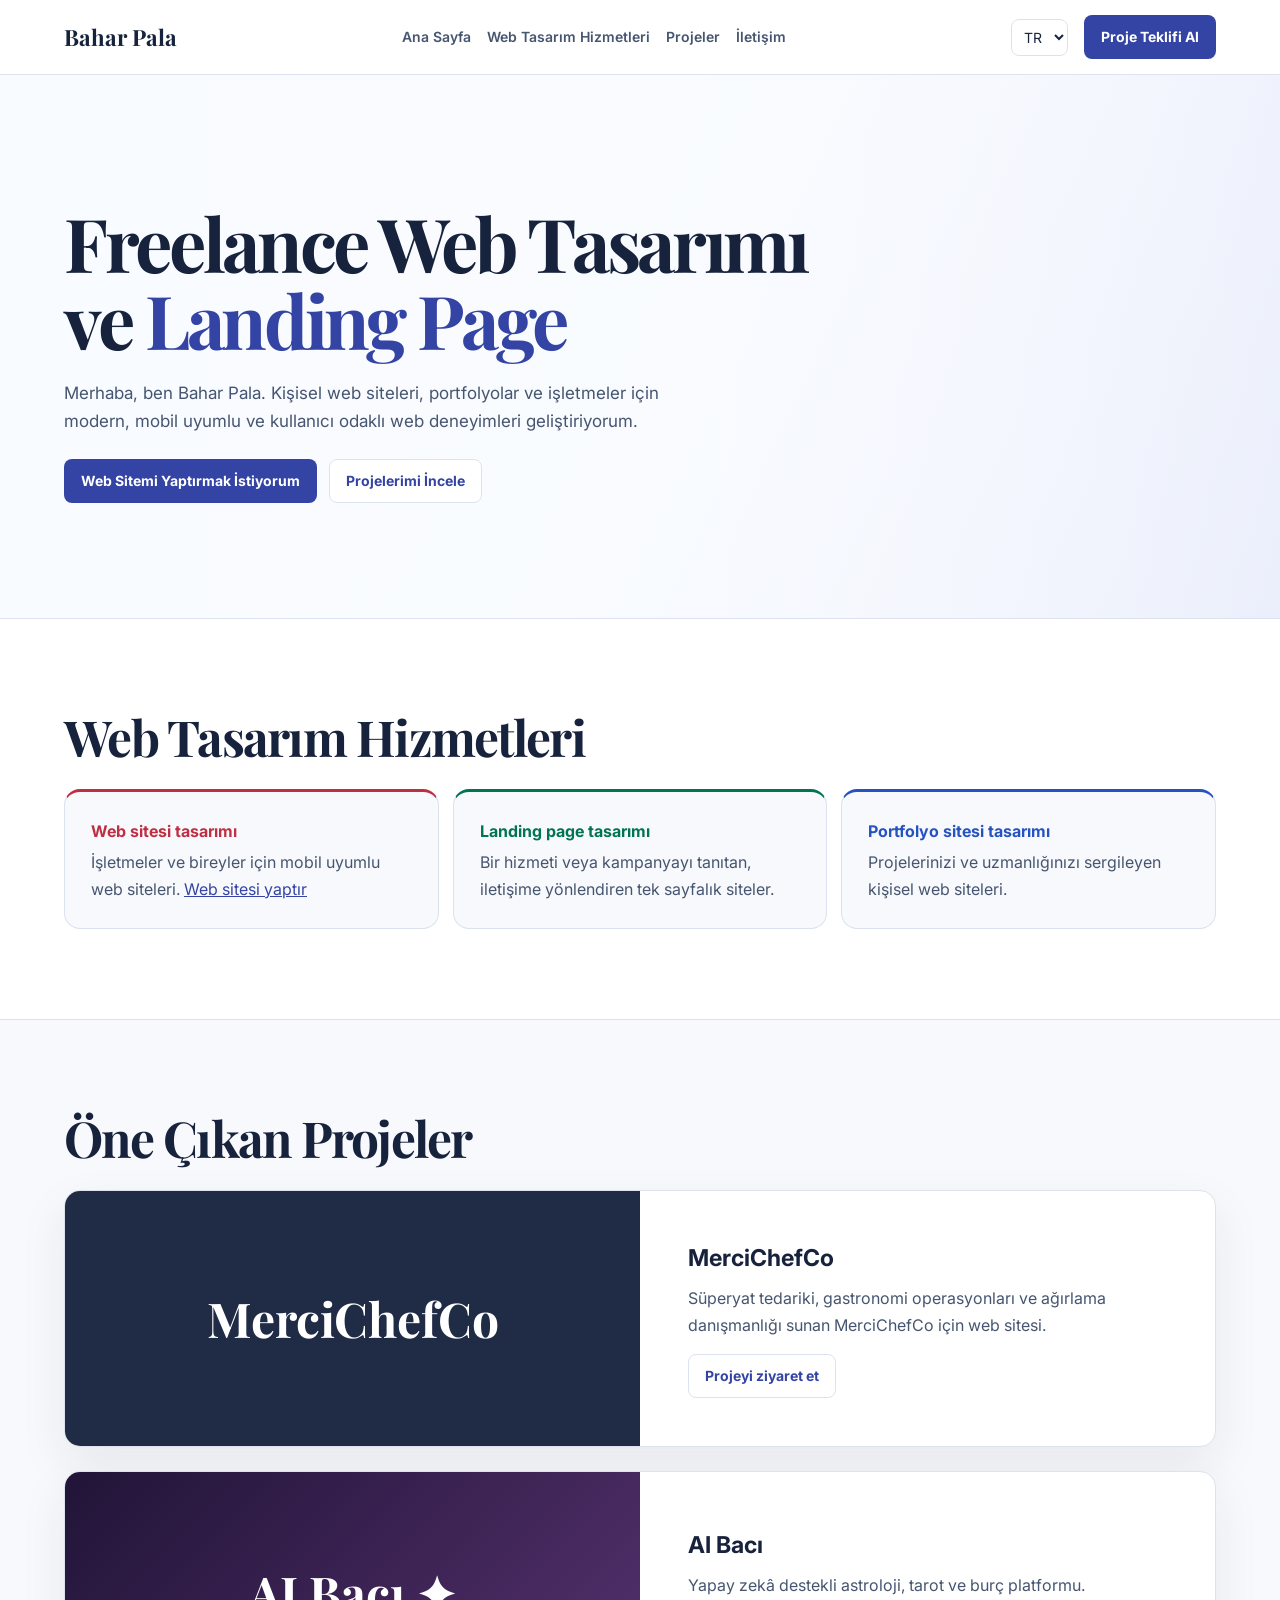
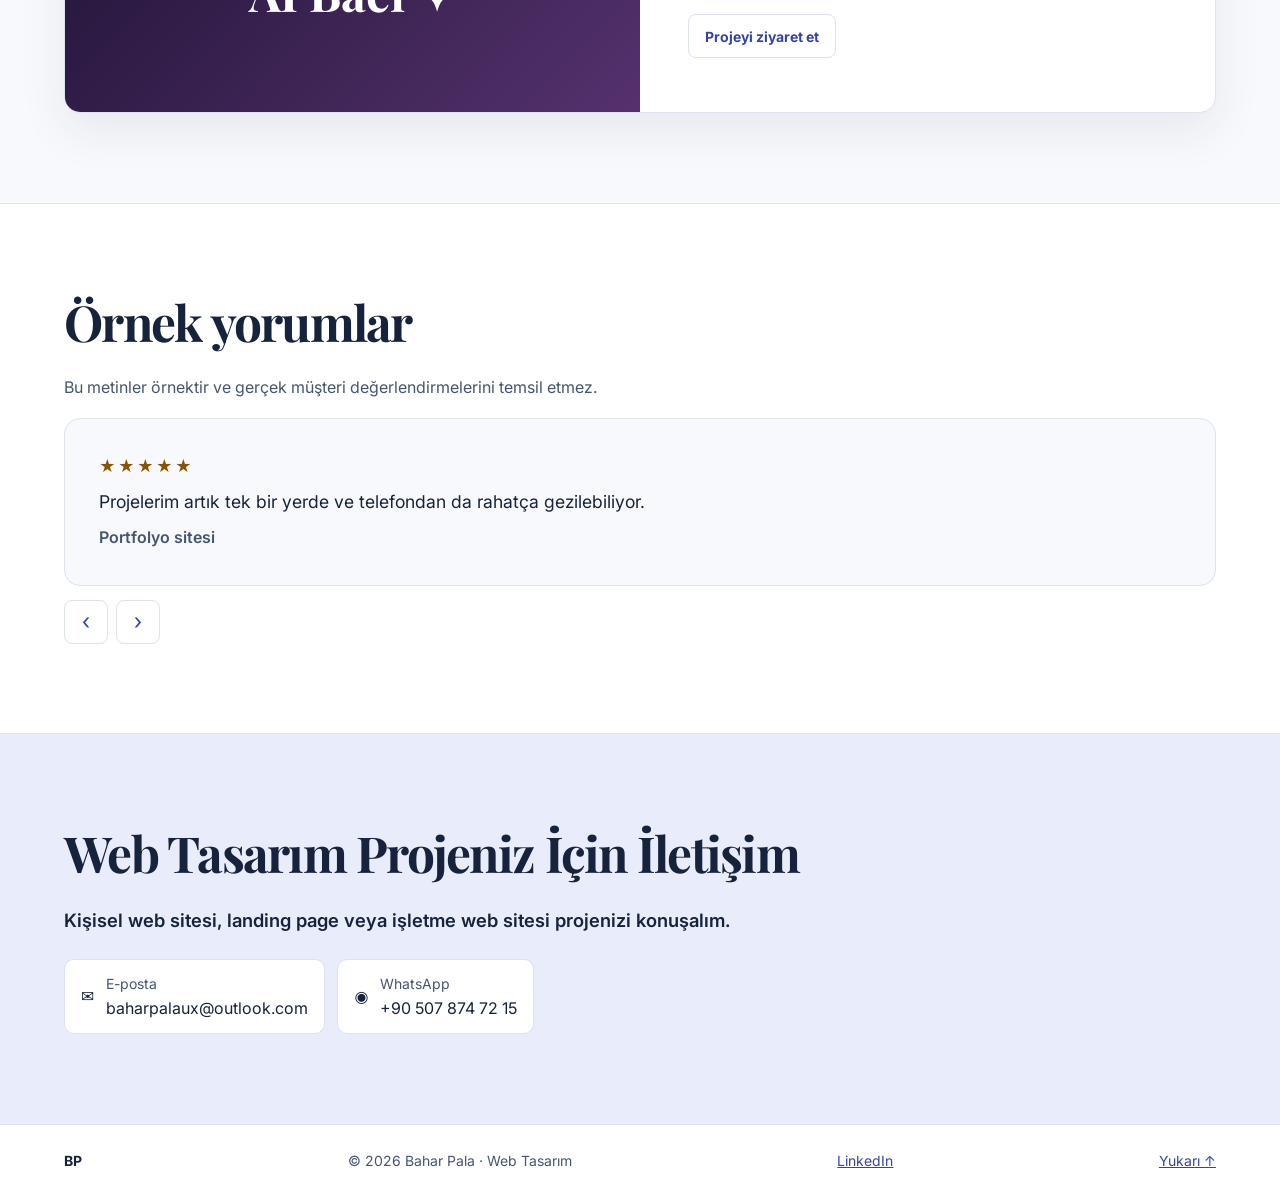
<file: index.html>
<!DOCTYPE html>
<html lang="tr">
<head>
  <meta charset="UTF-8">
  <meta name="viewport" content="width=device-width, initial-scale=1.0">

  <title>Freelance Web Tasarımı ve Landing Page | Bahar Pala</title>
  <meta name="description" content="Bahar Pala, kişisel web siteleri, portfolyolar ve landing page’ler için mobil uyumlu freelance web tasarımı sunar. Projeniz için iletişime geçin.">
  <meta name="robots" content="index, follow">
  <meta name="author" content="Bahar Pala">
  <meta name="theme-color" content="rgb(248 249 252)">

  <link rel="canonical" href="https://baharpala.com/">
  <link rel="alternate" hreflang="tr" href="https://baharpala.com/">
  <link rel="alternate" hreflang="en" href="https://baharpala.com/en/">
  <link rel="alternate" hreflang="de" href="https://baharpala.com/de/">
  <link rel="alternate" hreflang="x-default" href="https://baharpala.com/">
  <link rel="icon" type="image/svg+xml" href="/favicon.svg">
  <link rel="stylesheet" href="/style.css?v=coast-film">

  <script type="application/ld+json">
  {
    "@context": "https://schema.org",
    "@graph": [
      {
        "@type": "Person",
        "@id": "https://baharpala.com/#person",
        "name": "Bahar Pala",
        "url": "https://baharpala.com/",
        "jobTitle": "Web Designer and Front-End Developer",
        "email": "baharpalaux@outlook.com",
        "knowsAbout": [
          "Web Design",
          "HTML",
          "CSS",
          "JavaScript",
          "Responsive Web Design",
          "Landing Page Design",
          "UI/UX"
        ]
      },
      {
        "@type": "WebSite",
        "@id": "https://baharpala.com/#website",
        "url": "https://baharpala.com/",
        "name": "Bahar Pala Portfolio",
        "inLanguage": "tr-TR",
        "publisher": {
          "@id": "https://baharpala.com/#person"
        }
      }
    ]
  }
  </script>

  <meta property="og:type" content="website">
  <meta property="og:site_name" content="Bahar Pala">
  <meta property="og:locale" content="tr_TR">
  <meta property="og:title" content="Freelance Web Tasarımı ve Landing Page | Bahar Pala">
  <meta property="og:url" content="https://baharpala.com/">
  <meta name="twitter:card" content="summary">
  <meta name="twitter:title" content="Freelance Web Tasarımı ve Landing Page | Bahar Pala">
  
  <meta property="og:description" content="Bahar Pala, kişisel web siteleri, portfolyolar ve landing page’ler için mobil uyumlu freelance web tasarımı sunar. Projeniz için iletişime geçin.">
  <meta name="twitter:description" content="Bahar Pala, kişisel web siteleri, portfolyolar ve landing page’ler için mobil uyumlu freelance web tasarımı sunar. Projeniz için iletişime geçin.">
  <meta property="og:locale:alternate" content="en_GB">
  <meta property="og:locale:alternate" content="de_DE">
  <script type="application/ld+json">
{
  "@context": "https://schema.org",
  "@graph": [
    {
      "@type": "WebPage",
      "@id": "https://baharpala.com/#webpage",
      "url": "https://baharpala.com/",
      "inLanguage": "tr",
      "description": "Bahar Pala, kişisel web siteleri, portfolyolar ve landing page’ler için mobil uyumlu freelance web tasarımı sunar. Projeniz için iletişime geçin.",
      "mainEntity": {
        "@id": "https://baharpala.com/#person"
      }
    },
    {
      "@type": "Service",
      "@id": "https://baharpala.com/#service-1",
      "name": "Web sitesi tasarımı",
      "serviceType": "Web sitesi tasarımı",
      "provider": {
        "@id": "https://baharpala.com/#person"
      },
      "url": "https://baharpala.com/"
    },
    {
      "@type": "Service",
      "@id": "https://baharpala.com/#service-2",
      "name": "Landing page tasarımı",
      "serviceType": "Landing page tasarımı",
      "provider": {
        "@id": "https://baharpala.com/#person"
      },
      "url": "https://baharpala.com/"
    },
    {
      "@type": "Service",
      "@id": "https://baharpala.com/#service-3",
      "name": "Portfolyo sitesi tasarımı",
      "serviceType": "Portfolyo sitesi tasarımı",
      "provider": {
        "@id": "https://baharpala.com/#person"
      },
      "url": "https://baharpala.com/"
    }
  ]
}
  </script>
</head>

<body>
  <header class="header">
    <a class="logo" href="#anasayfa" aria-label="Bahar Pala ana sayfa">Bahar Pala</a>

    <nav aria-label="Ana menü">
      <a href="#anasayfa" data-i18n="nav.home">Ana Sayfa</a>
      <a href="#hizmetler">Web Tasarım Hizmetleri</a>
      <a href="#projeler" data-i18n="nav.projects">Projeler</a>
      <a href="#iletisim" data-i18n="nav.contact">İletişim</a>
    </nav>

    <div class="header-actions">
     
      <label for="language-select" class="sr-only">
        Dil seçimi
      </label>
      
      <select id="language-select" aria-label="Dil seçimi">
        <option value="tr">TR</option>
        <option value="en">EN</option>
        <option value="de">DE</option>
      </select>


      <a class="cv-btn" href="#iletisim" data-i18n="nav.cta">
        Proje Teklifi Al
      </a>
    </div>
  </header>

  <main>
    <section id="anasayfa" class="hero">
      <video class="sea-video" aria-hidden="true" autoplay muted loop playsinline webkit-playsinline preload="auto" poster="https://cdn.pixabay.com/video/2022/05/24/118000-713331333_tiny.jpg">
        <source src="https://cdn.pixabay.com/video/2022/05/24/118000-713331333_large.mp4" type="video/mp4">
      </video>
      <div class="hero-content">

        <h1 data-i18n="hero.title">
          Freelance Web Tasarımı ve
          <span>Landing Page</span>
        </h1>

        <p data-i18n="hero.description">
          Merhaba, ben Bahar Pala. Kişisel web siteleri, portfolyolar ve
          işletmeler için modern, mobil uyumlu ve kullanıcı odaklı web
          deneyimleri geliştiriyorum.
        </p>

        <div class="hero-actions">
          <a
            class="btn primary"
            href="https://wa.me/905078747215?text=Merhaba%20Bahar%2C%20web%20tasar%C4%B1m%20hizmetleriniz%20hakk%C4%B1nda%20bilgi%20almak%20istiyorum."
            target="_blank"
            rel="noopener noreferrer"
            data-i18n="hero.whatsapp"
          >
            Web Sitemi Yaptırmak İstiyorum
          </a>

          <a class="btn secondary" href="#projeler" data-i18n="hero.projects">
            Projelerimi İncele
          </a>
        </div>
      </div>

    </section>

    <section id="hizmetler" class="section services-section" aria-labelledby="services-title">
      <div class="section-title"><h2 id="services-title">Web Tasarım Hizmetleri</h2></div>
      <div class="skills">
        <div class="skill"><b>Web sitesi tasarımı</b><span>İşletmeler ve bireyler için mobil uyumlu web siteleri. <a href="/web-sitesi-yaptir/">Web sitesi yaptır</a></span></div>
        <div class="skill"><b>Landing page tasarımı</b><span>Bir hizmeti veya kampanyayı tanıtan, iletişime yönlendiren tek sayfalık siteler.</span></div>
        <div class="skill"><b>Portfolyo sitesi tasarımı</b><span>Projelerinizi ve uzmanlığınızı sergileyen kişisel web siteleri.</span></div>
      </div>
    </section>

    <section id="projeler" class="section projects">
      <div class="section-title"><h2>Öne Çıkan Projeler</h2></div>
      <div class="project-grid" style="display:grid;gap:24px;">
        <article class="project">
          <div class="project-image merci" aria-hidden="true">MerciChefCo</div>
          <div class="project-info">
            <h3>MerciChefCo</h3>
            <p>Süperyat tedariki, gastronomi operasyonları ve ağırlama danışmanlığı sunan MerciChefCo için web sitesi.</p>
            <a class="btn secondary" href="https://mercichefco.com/" target="_blank" rel="noopener noreferrer">Projeyi ziyaret et</a>
          </div>
        </article>
        <article class="project">
          <div class="project-image" aria-hidden="true" style="background:linear-gradient(135deg,#211438,#55316d);">AI Bacı ✦</div>
          <div class="project-info">
            <h3>AI Bacı</h3>
            <p>Yapay zekâ destekli astroloji, tarot ve burç platformu.</p>
            <a class="btn secondary" href="https://www.aibaci.com.tr/" target="_blank" rel="noopener noreferrer">Projeyi ziyaret et</a>
          </div>
        </article>
      </div>
    </section>

    <section class="section reviews" aria-labelledby="reviews-title" data-review-carousel>
      <div class="section-title"><h2 id="reviews-title">Örnek yorumlar</h2></div>
      <p class="reviews-note">Bu metinler örnektir ve gerçek müşteri değerlendirmelerini temsil etmez.</p>
      <ul class="review-list">
        <li class="review-card">
          <span class="review-stars" role="img" aria-label="5 üzerinden 5 yıldız">★★★★★</span>
          <blockquote>Projelerim artık tek bir yerde ve telefondan da rahatça gezilebiliyor.</blockquote>
          <p>Portfolyo sitesi</p>
        </li>
        <li class="review-card">
          <span class="review-stars" role="img" aria-label="5 üzerinden 5 yıldız">★★★★★</span>
          <blockquote>Sayfa hizmetimizi açık anlatıyor. Ziyaretçiler iletişim seçeneğini kolayca bulabiliyor.</blockquote>
          <p>Landing page</p>
        </li>
        <li class="review-card">
          <span class="review-stars" role="img" aria-label="5 üzerinden 5 yıldız">★★★★★</span>
          <blockquote>Yeni siteyle hizmetlerimizi ve iletişim bilgilerimizi daha düzenli sunabiliyoruz.</blockquote>
          <p>İşletme web sitesi</p>
        </li>
      </ul>
      <div class="review-controls" hidden>
        <button type="button" data-review-step="-1" aria-label="Önceki yorum">‹</button>
        <button type="button" data-review-step="1" aria-label="Sonraki yorum">›</button>
      </div>
    </section>

    <section id="iletisim" class="section contact">
      <div class="section-title">
        <h2 data-i18n="contact.title">Web Tasarım Projeniz İçin İletişim</h2>
      </div>

      <p class="lead" data-i18n="contact.lead">
        Kişisel web sitesi, landing page veya işletme web sitesi projenizi konuşalım.
      </p>

      <div class="contact-buttons">
        <a href="mailto:baharpalaux@outlook.com" class="contact-card email">
          ✉
          <span>
            <small data-i18n="contact.email">E-posta</small>
            baharpalaux@outlook.com
          </span>
        </a>

        <a href="https://wa.me/905078747215"
           target="_blank" rel="noopener noreferrer"
           class="contact-card whatsapp">
          ◉
          <span>
            <small>WhatsApp</small>
            +90 507 874 72 15
          </span>
        </a>
      </div>
    </section>
  </main>

  <footer>
    <strong>BP</strong>
    <span>© 2026 Bahar Pala · Web Tasarım</span>
    <a href="https://www.linkedin.com/in/bahar-pala-64594287/" rel="me">LinkedIn</a>
    <a href="#anasayfa" data-i18n="footer.top">Yukarı ↑</a>
  </footer>

  <aside class="promotion" data-promotion hidden aria-label="Tanıtım">
    <button class="promotion-close" type="button" data-promotion-close aria-label="Tanıtımı kapat">&times;</button>
    <span class="promotion-label">Tanıtım</span>
    <strong>MerciChefCo</strong>
    <p>Şef ve yat hizmetlerini keşfedin.</p>
    <div class="promotion-links">
      <a href="https://mercichefco.com/" target="_blank" rel="noopener noreferrer">MerciChefCo’yu ziyaret et</a>
      <a href="#hizmetler">Web tasarım hizmetleri</a>
    </div>
  </aside>

  <script src="/script.js?v=ocean-restore-20261126" defer></script>
</body>
</html>
</file>
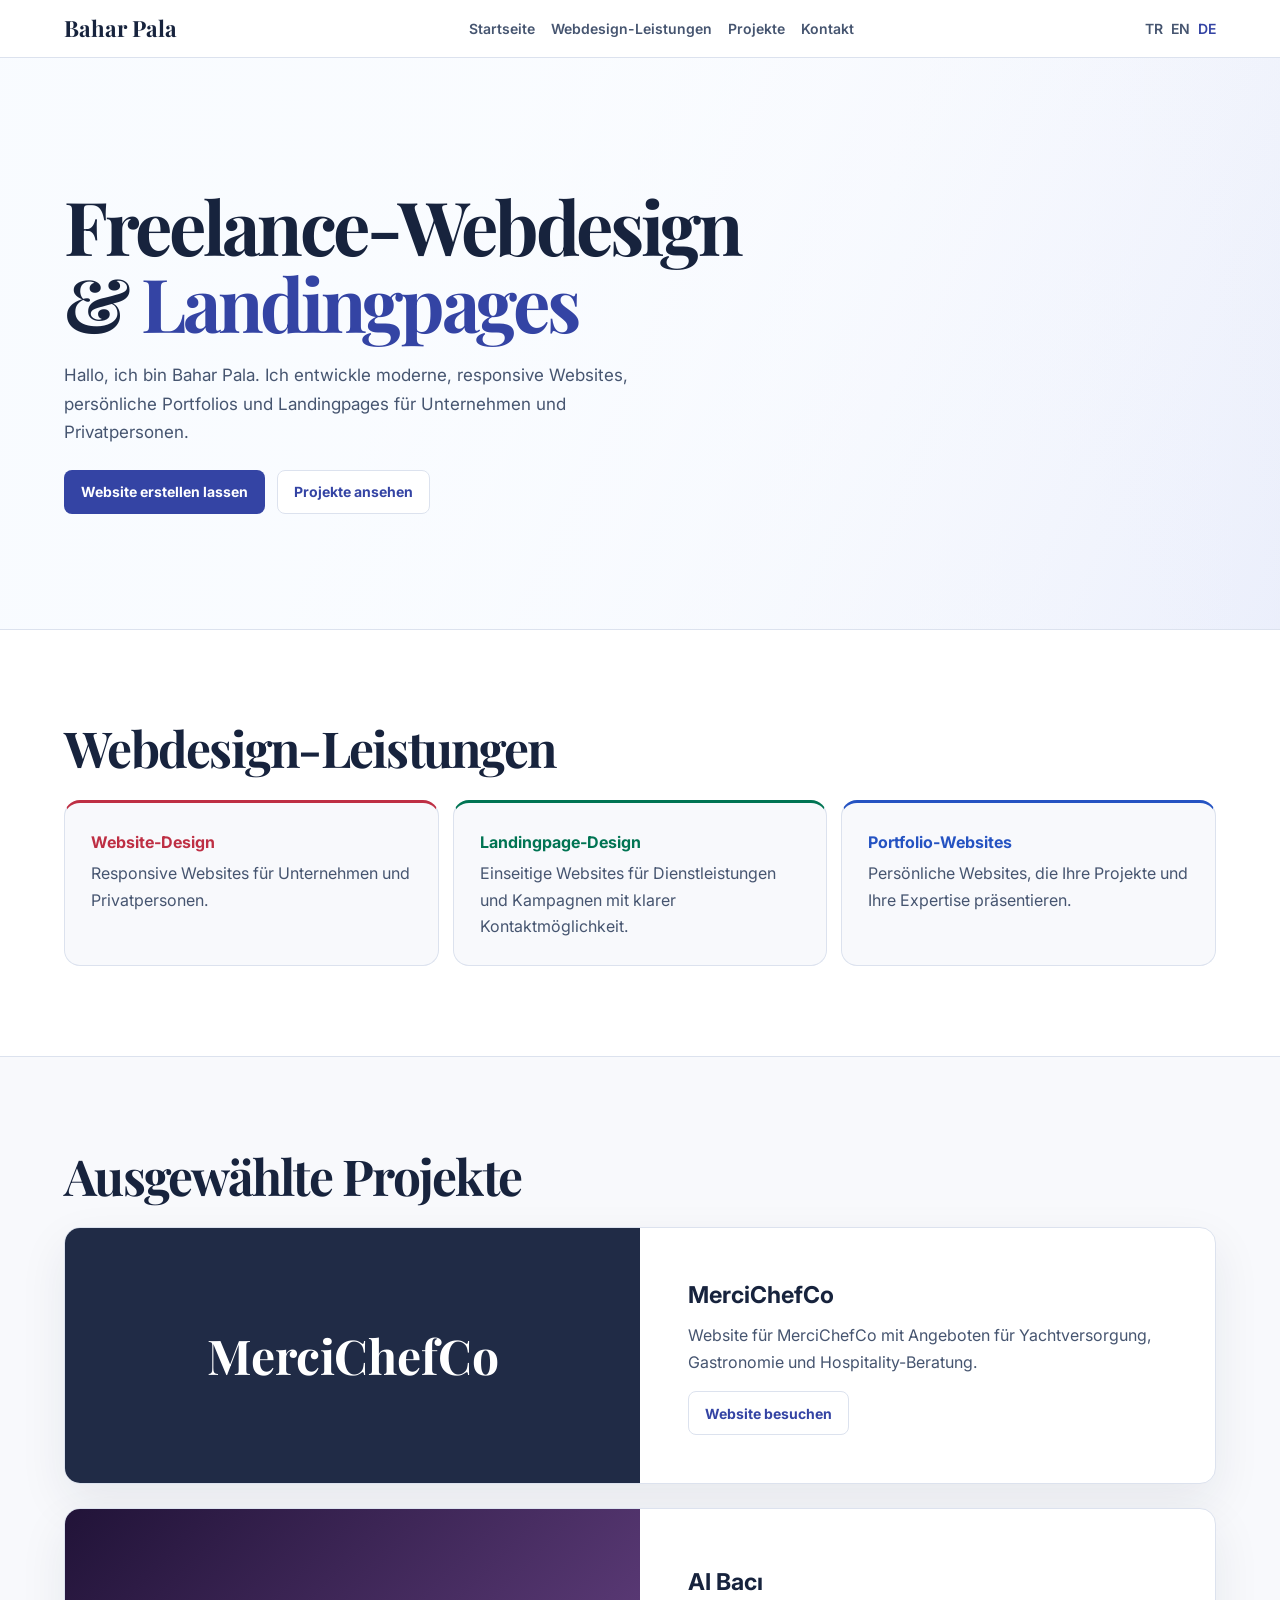
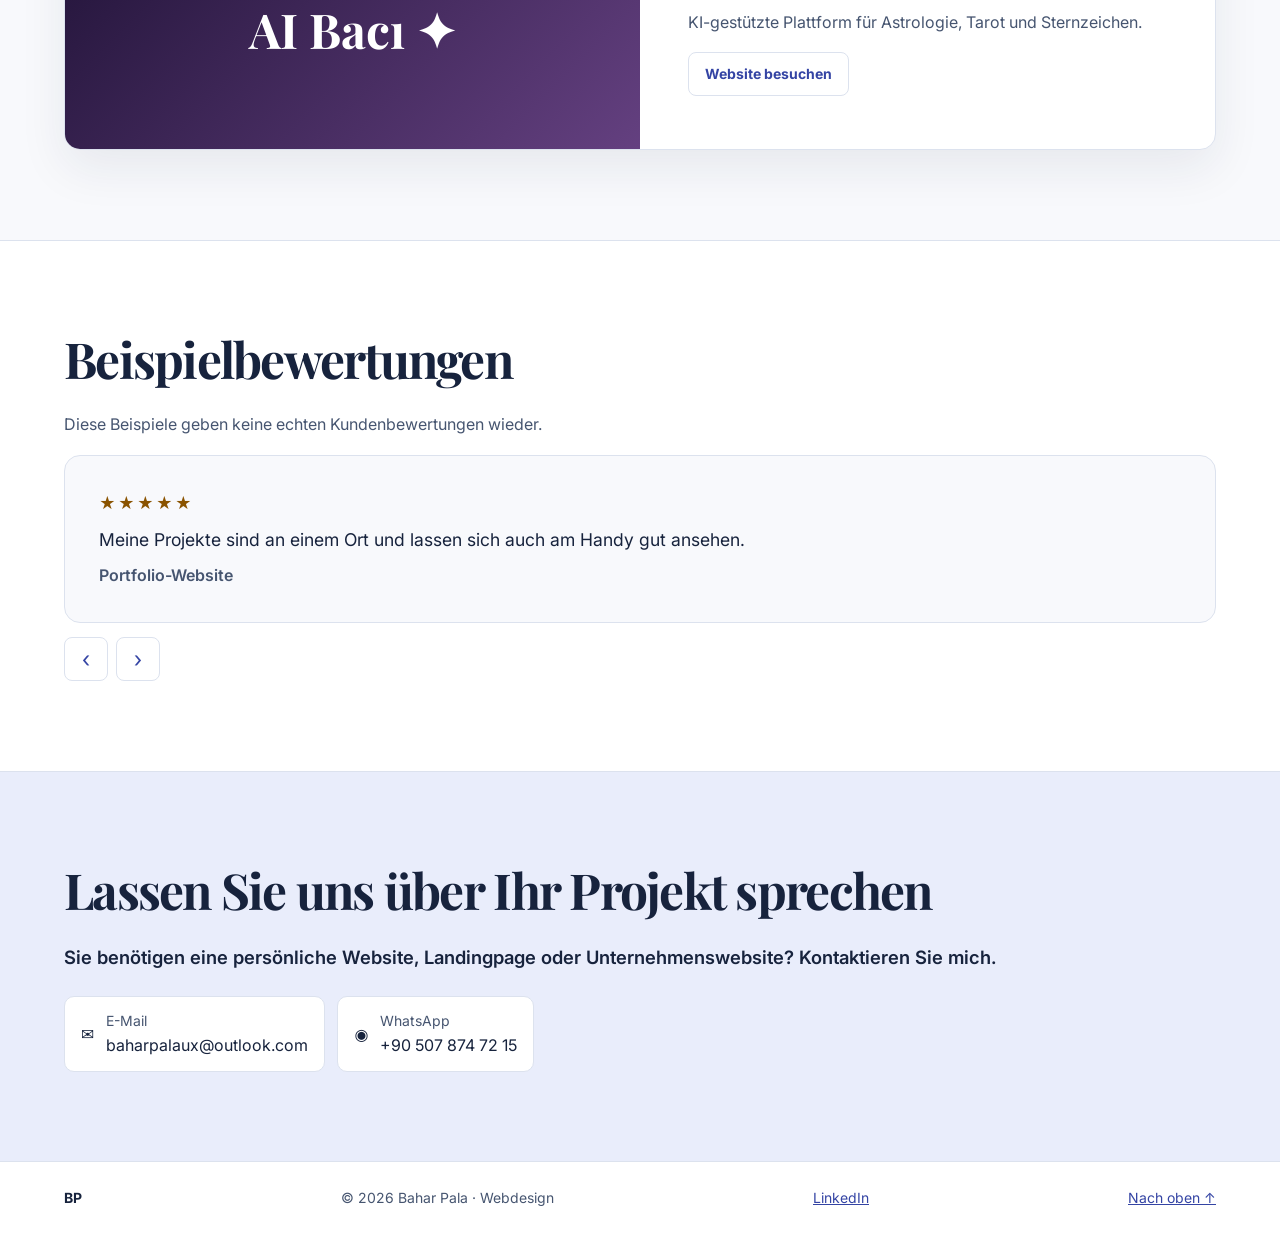
<file: de/index.html>
<!DOCTYPE html>
<html lang="de">
<head>
  <meta charset="UTF-8">
  <meta name="viewport" content="width=device-width, initial-scale=1.0">

  <title>Freelance-Webdesign &amp; Landingpages | Bahar Pala</title>
  <meta name="description" content="Bahar Pala gestaltet responsive Websites, Online-Portfolios und Landingpages für Unternehmen und Privatpersonen. Kontaktieren Sie mich für Ihr Projekt.">
  <meta name="author" content="Bahar Pala">
  <meta name="robots" content="index, follow">
  <meta name="theme-color" content="rgb(248 249 252)">

  <link rel="canonical" href="https://baharpala.com/de/">
  <link rel="alternate" hreflang="tr" href="https://baharpala.com/">
  <link rel="alternate" hreflang="en" href="https://baharpala.com/en/">
  <link rel="alternate" hreflang="de" href="https://baharpala.com/de/">
  <link rel="alternate" hreflang="x-default" href="https://baharpala.com/">


  <link rel="icon" type="image/svg+xml" href="/favicon.svg">
  <link rel="stylesheet" href="/style.css?v=coast-film">

  <meta property="og:type" content="website">
  <meta property="og:site_name" content="Bahar Pala">
  <meta property="og:locale" content="de_DE">
  <meta property="og:title" content="Freelance-Webdesign &amp; Landingpages | Bahar Pala">
  <meta property="og:url" content="https://baharpala.com/de/">
  <meta name="twitter:card" content="summary">
  <meta name="twitter:title" content="Freelance-Webdesign &amp; Landingpages | Bahar Pala">
  
  <meta property="og:description" content="Bahar Pala gestaltet responsive Websites, Online-Portfolios und Landingpages für Unternehmen und Privatpersonen. Kontaktieren Sie mich für Ihr Projekt.">
  <meta name="twitter:description" content="Bahar Pala gestaltet responsive Websites, Online-Portfolios und Landingpages für Unternehmen und Privatpersonen. Kontaktieren Sie mich für Ihr Projekt.">
  <meta property="og:locale:alternate" content="tr_TR">
  <meta property="og:locale:alternate" content="en_GB">
  <script type="application/ld+json">
{
  "@context": "https://schema.org",
  "@graph": [
    {
      "@type": "Person",
      "@id": "https://baharpala.com/#person",
      "name": "Bahar Pala",
      "url": "https://baharpala.com/"
    },
    {
      "@type": "WebPage",
      "@id": "https://baharpala.com/de/#webpage",
      "url": "https://baharpala.com/de/",
      "inLanguage": "de",
      "description": "Bahar Pala gestaltet responsive Websites, Online-Portfolios und Landingpages für Unternehmen und Privatpersonen. Kontaktieren Sie mich für Ihr Projekt.",
      "mainEntity": {
        "@id": "https://baharpala.com/#person"
      }
    },
    {
      "@type": "Service",
      "@id": "https://baharpala.com/de/#service-1",
      "name": "Website-Design",
      "serviceType": "Website-Design",
      "provider": {
        "@id": "https://baharpala.com/#person"
      },
      "url": "https://baharpala.com/de/"
    },
    {
      "@type": "Service",
      "@id": "https://baharpala.com/de/#service-2",
      "name": "Landingpage-Design",
      "serviceType": "Landingpage-Design",
      "provider": {
        "@id": "https://baharpala.com/#person"
      },
      "url": "https://baharpala.com/de/"
    },
    {
      "@type": "Service",
      "@id": "https://baharpala.com/de/#service-3",
      "name": "Portfolio-Websites",
      "serviceType": "Portfolio-Websites",
      "provider": {
        "@id": "https://baharpala.com/#person"
      },
      "url": "https://baharpala.com/de/"
    }
  ]
}
  </script>
</head>

<body>
  <header class="header">
    <a class="logo" href="/de/" aria-label="Bahar Pala Startseite">Bahar Pala</a>

    <nav aria-label="Hauptnavigation">
      <a href="#home">Startseite</a>
      <a href="#services">Webdesign-Leistungen</a>
      <a href="#projects">Projekte</a>
      <a href="#contact">Kontakt</a>
    </nav>

    <div class="language-switch" aria-label="Sprachauswahl">
      <a href="/" lang="tr">TR</a>
      <a href="/en/" lang="en">EN</a>
      <a href="/de/" lang="de" aria-current="page">DE</a>
    </div>
  </header>

  <main>
    <section id="home" class="hero">
      <video class="sea-video" aria-hidden="true" muted loop playsinline preload="none" poster="https://cdn.pixabay.com/video/2022/05/24/118000-713331333_tiny.jpg">
        <source src="https://cdn.pixabay.com/video/2022/05/24/118000-713331333_large.mp4" type="video/mp4">
      </video>
      <div class="hero-content">
        <h1>Freelance-Webdesign &amp; <span>Landingpages</span></h1>
        <p>
          Hallo, ich bin Bahar Pala. Ich entwickle moderne, responsive
          Websites, persönliche Portfolios und Landingpages für
          Unternehmen und Privatpersonen.
        </p>

        <div class="hero-actions">
          <a class="btn primary"
             href="https://wa.me/905078747215?text=Hallo%20Bahar%2C%20ich%20interessiere%20mich%20f%C3%BCr%20deine%20Webdesign-Dienstleistungen."
             target="_blank" rel="noopener noreferrer">
            Website erstellen lassen
          </a>
          <a class="btn secondary" href="#projects">Projekte ansehen</a>
        </div>
      </div>

    </section>

    <section id="services" class="section services-section" aria-labelledby="services-title">
      <div class="section-title"><h2 id="services-title">Webdesign-Leistungen</h2></div>
      <div class="skills">
        <div class="skill"><b>Website-Design</b><span>Responsive Websites für Unternehmen und Privatpersonen.</span></div>
        <div class="skill"><b>Landingpage-Design</b><span>Einseitige Websites für Dienstleistungen und Kampagnen mit klarer Kontaktmöglichkeit.</span></div>
        <div class="skill"><b>Portfolio-Websites</b><span>Persönliche Websites, die Ihre Projekte und Ihre Expertise präsentieren.</span></div>
      </div>
    </section>

    <section id="projects" class="section projects">
      <div class="section-title"><h2>Ausgewählte Projekte</h2></div>
      <div class="project-grid">
        <article class="project">
          <div class="project-image merci" aria-hidden="true">MerciChefCo</div>
          <div class="project-info">
            <h3>MerciChefCo</h3>
            <p>Website für MerciChefCo mit Angeboten für Yachtversorgung, Gastronomie und Hospitality-Beratung.</p>
            <a class="btn secondary" href="https://mercichefco.com/" target="_blank" rel="noopener noreferrer">Website besuchen</a>
          </div>
        </article>
        <article class="project" style="margin-top: 24px;">
          <div class="project-image" style="background: linear-gradient(135deg, #211338, #644080);" aria-hidden="true">AI Bacı ✦</div>
          <div class="project-info">
            <h3>AI Bacı</h3>
            <p>KI-gestützte Plattform für Astrologie, Tarot und Sternzeichen.</p>
            <a class="btn secondary" href="https://www.aibaci.com.tr/" target="_blank" rel="noopener noreferrer">Website besuchen</a>
          </div>
        </article>
      </div>
    </section>

    <section class="section reviews" aria-labelledby="reviews-title" data-review-carousel>
      <div class="section-title"><h2 id="reviews-title">Beispielbewertungen</h2></div>
      <p class="reviews-note">Diese Beispiele geben keine echten Kundenbewertungen wieder.</p>
      <ul class="review-list">
        <li class="review-card">
          <span class="review-stars" role="img" aria-label="5 von 5 Sternen">★★★★★</span>
          <blockquote>Meine Projekte sind an einem Ort und lassen sich auch am Handy gut ansehen.</blockquote>
          <p>Portfolio-Website</p>
        </li>
        <li class="review-card">
          <span class="review-stars" role="img" aria-label="5 von 5 Sternen">★★★★★</span>
          <blockquote>Die Seite erklärt unser Angebot klar und macht die Kontaktaufnahme einfach.</blockquote>
          <p>Landingpage</p>
        </li>
        <li class="review-card">
          <span class="review-stars" role="img" aria-label="5 von 5 Sternen">★★★★★</span>
          <blockquote>Auf der neuen Website sind unsere Leistungen und Kontaktdaten übersichtlich dargestellt.</blockquote>
          <p>Unternehmenswebsite</p>
        </li>
      </ul>
      <div class="review-controls" hidden>
        <button type="button" data-review-step="-1" aria-label="Vorherige Bewertung">‹</button>
        <button type="button" data-review-step="1" aria-label="Nächste Bewertung">›</button>
      </div>
    </section>

    <section id="contact" class="section contact">
      <div class="section-title">
        <h2>Lassen Sie uns über Ihr Projekt sprechen</h2>
      </div>

      <p class="lead">Sie benötigen eine persönliche Website, Landingpage oder Unternehmenswebsite? Kontaktieren Sie mich.</p>

      <div class="contact-buttons">
        <a href="mailto:baharpalaux@outlook.com" class="contact-card email">
          ✉ <span><small>E-Mail</small>baharpalaux@outlook.com</span>
        </a>
        <a href="https://wa.me/905078747215" target="_blank" rel="noopener noreferrer" class="contact-card whatsapp">
          ◉ <span><small>WhatsApp</small>+90 507 874 72 15</span>
        </a>
      </div>
    </section>
  </main>

  <footer>
    <strong>BP</strong>
    <span>© <span id="current-year">2026</span> Bahar Pala · Webdesign</span>
    <a href="https://www.linkedin.com/in/bahar-pala-64594287/" rel="me">LinkedIn</a>
    <a href="#home">Nach oben ↑</a>
  </footer>

  <aside class="promotion" data-promotion hidden aria-label="Hinweis">
    <button class="promotion-close" type="button" data-promotion-close aria-label="Hinweis schließen">&times;</button>
    <span class="promotion-label">Hinweis</span>
    <strong>MerciChefCo</strong>
    <p>Entdecken Sie Koch- und Yachtservices.</p>
    <div class="promotion-links">
      <a href="https://mercichefco.com/" target="_blank" rel="noopener noreferrer">MerciChefCo besuchen</a>
      <a href="#services">Webdesign-Leistungen</a>
    </div>
  </aside>

  <script src="/script.js?v=ocean-auto" defer></script>
</body>
</html>
</file>
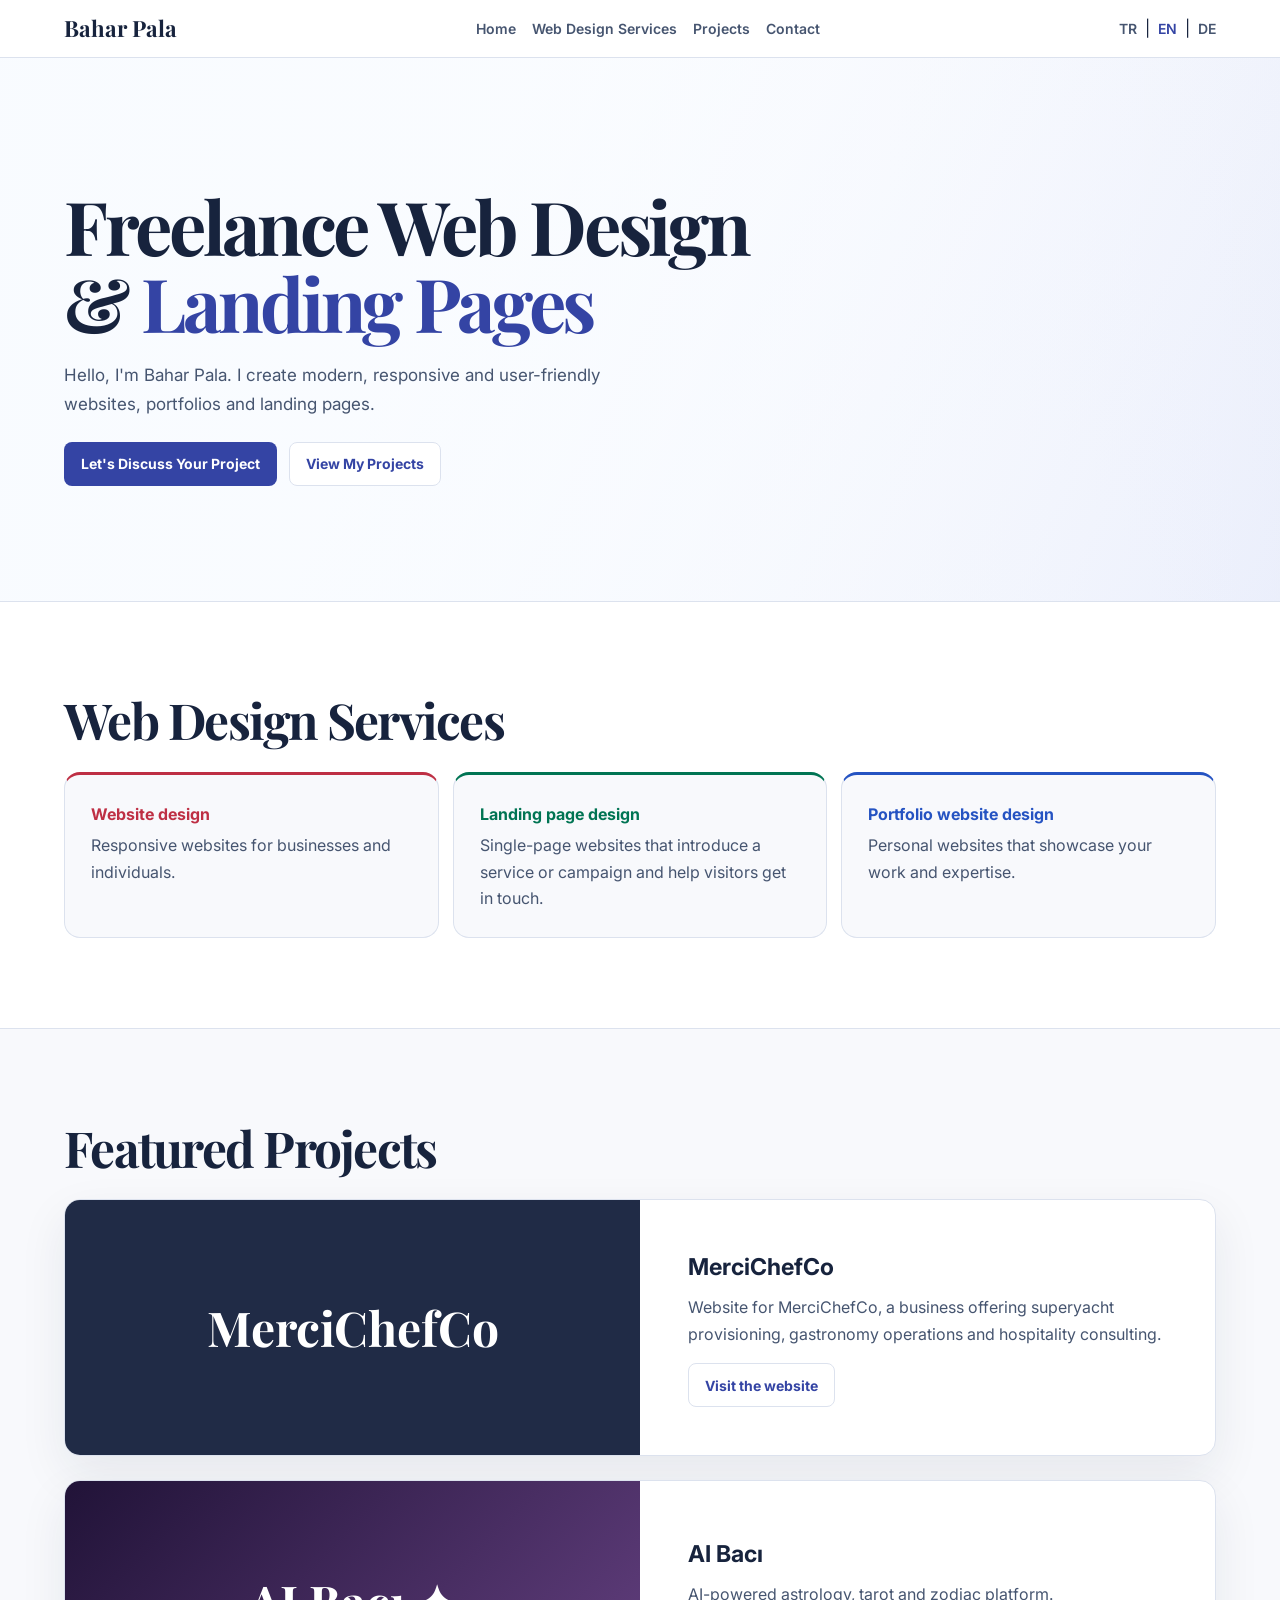
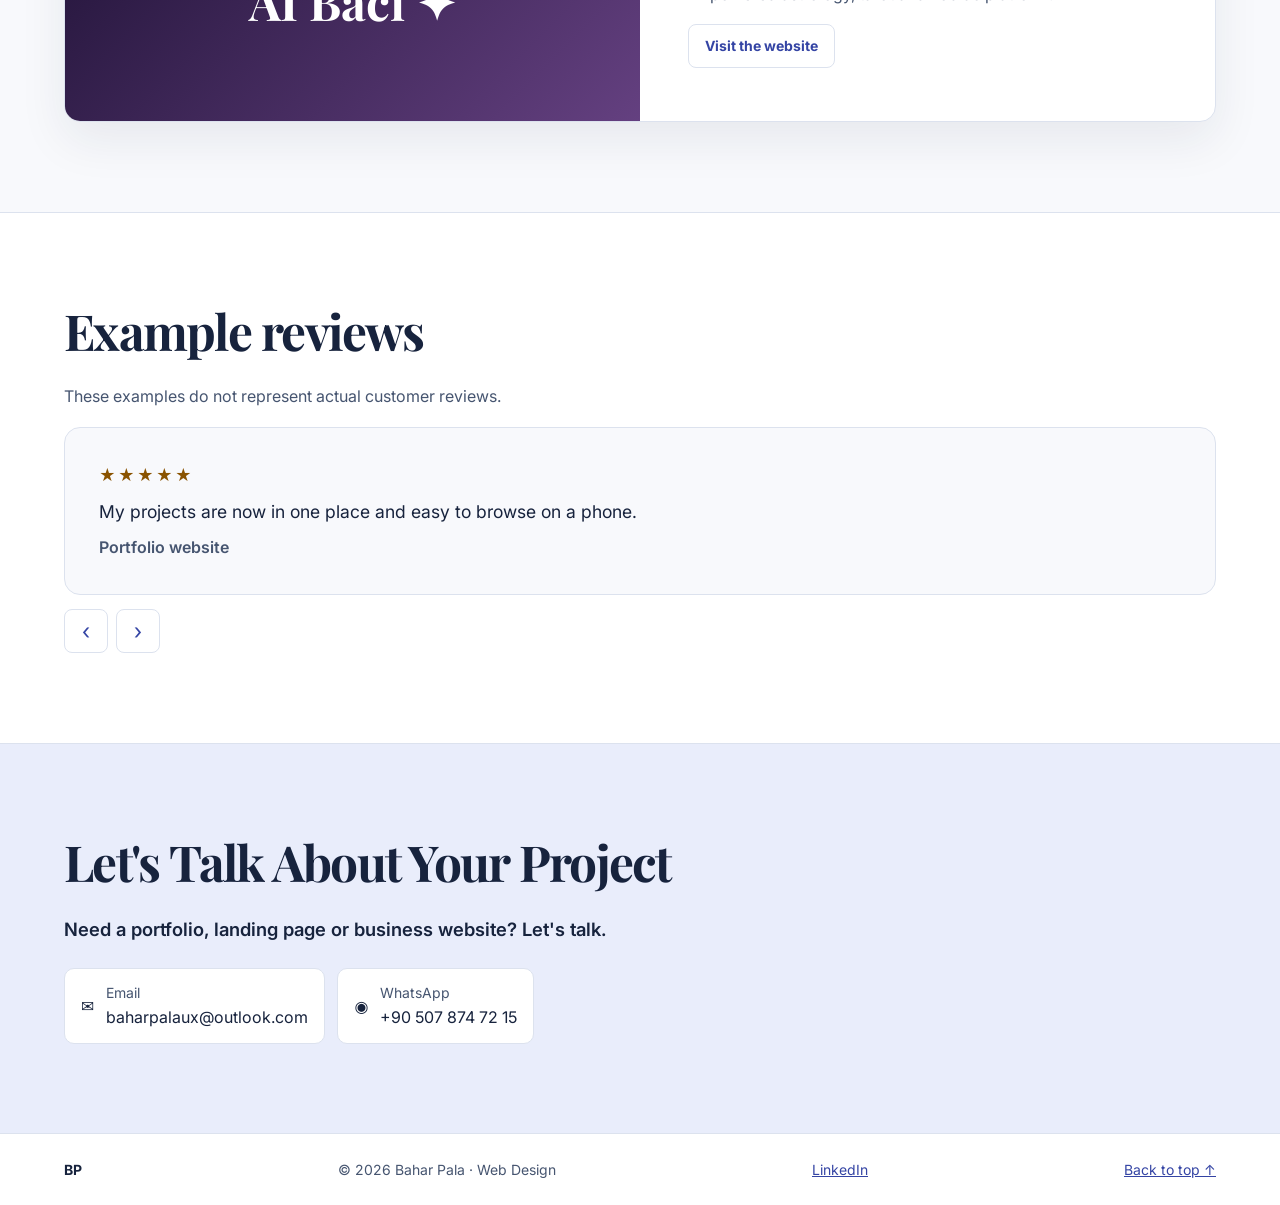
<file: en/index.html>
<!DOCTYPE html>
<html lang="en">
<head>
  <meta charset="UTF-8">
  <meta name="viewport" content="width=device-width, initial-scale=1.0">

  <title>Freelance Web Design &amp; Landing Pages | Bahar Pala</title>
  <meta name="description" content="Bahar Pala designs responsive websites, online portfolios and landing pages for businesses and individuals. Get in touch about your project.">
  <link rel="canonical" href="https://baharpala.com/en/">
  <link rel="alternate" hreflang="tr" href="https://baharpala.com/">
  <link rel="alternate" hreflang="en" href="https://baharpala.com/en/">
  <link rel="alternate" hreflang="de" href="https://baharpala.com/de/">
  <link rel="alternate" hreflang="x-default" href="https://baharpala.com/">

  <link rel="icon" type="image/svg+xml" href="/favicon.svg">
  <link rel="stylesheet" href="/style.css?v=coast-film">

  <meta property="og:type" content="website">
  <meta property="og:site_name" content="Bahar Pala">
  <meta property="og:title" content="Freelance Web Design &amp; Landing Pages | Bahar Pala">
  <meta property="og:url" content="https://baharpala.com/en/">
  <meta name="twitter:card" content="summary">
  <meta name="twitter:title" content="Freelance Web Design &amp; Landing Pages | Bahar Pala">
  
  <meta property="og:description" content="Bahar Pala designs responsive websites, online portfolios and landing pages for businesses and individuals. Get in touch about your project.">
  <meta name="twitter:description" content="Bahar Pala designs responsive websites, online portfolios and landing pages for businesses and individuals. Get in touch about your project.">
  <meta property="og:locale" content="en_GB">
  <meta property="og:locale:alternate" content="tr_TR">
  <meta property="og:locale:alternate" content="de_DE">
  <meta name="robots" content="index, follow">
  <script type="application/ld+json">
{
  "@context": "https://schema.org",
  "@graph": [
    {
      "@type": "Person",
      "@id": "https://baharpala.com/#person",
      "name": "Bahar Pala",
      "url": "https://baharpala.com/"
    },
    {
      "@type": "WebPage",
      "@id": "https://baharpala.com/en/#webpage",
      "url": "https://baharpala.com/en/",
      "inLanguage": "en",
      "description": "Bahar Pala designs responsive websites, online portfolios and landing pages for businesses and individuals. Get in touch about your project.",
      "mainEntity": {
        "@id": "https://baharpala.com/#person"
      }
    },
    {
      "@type": "Service",
      "@id": "https://baharpala.com/en/#service-1",
      "name": "Website design",
      "serviceType": "Website design",
      "provider": {
        "@id": "https://baharpala.com/#person"
      },
      "url": "https://baharpala.com/en/"
    },
    {
      "@type": "Service",
      "@id": "https://baharpala.com/en/#service-2",
      "name": "Landing page design",
      "serviceType": "Landing page design",
      "provider": {
        "@id": "https://baharpala.com/#person"
      },
      "url": "https://baharpala.com/en/"
    },
    {
      "@type": "Service",
      "@id": "https://baharpala.com/en/#service-3",
      "name": "Portfolio website design",
      "serviceType": "Portfolio website design",
      "provider": {
        "@id": "https://baharpala.com/#person"
      },
      "url": "https://baharpala.com/en/"
    }
  ]
}
  </script>
</head>
<body>
  <header class="header">
    <a class="logo" href="/en/" aria-label="Bahar Pala home">Bahar Pala</a>

    <nav aria-label="Main navigation">
      <a href="#home">Home</a>
      <a href="#services">Web Design Services</a>
      <a href="#projects">Projects</a>
      <a href="#contact">Contact</a>
    </nav>

    <div class="language-switch">
      <a href="/">TR</a> |
      <a href="/en/" aria-current="page">EN</a> |
      <a href="/de/">DE</a>
    </div>
  </header>

  <main>
    <section id="home" class="hero">
      <video class="sea-video" aria-hidden="true" muted loop playsinline preload="none" poster="https://cdn.pixabay.com/video/2022/05/24/118000-713331333_tiny.jpg">
        <source src="https://cdn.pixabay.com/video/2022/05/24/118000-713331333_large.mp4" type="video/mp4">
      </video>
      <div class="hero-content">
        <h1>Freelance Web Design &amp; <span>Landing Pages</span></h1>
        <p>
          Hello, I'm Bahar Pala. I create modern, responsive and
          user-friendly websites, portfolios and landing pages.
        </p>
        <div class="hero-actions">
          <a class="btn primary"
             href="https://wa.me/905078747215"
             target="_blank" rel="noopener noreferrer">
            Let's Discuss Your Project
          </a>
          <a class="btn secondary" href="#projects">View My Projects</a>
        </div>
      </div>

    </section>

    <section id="services" class="section services-section" aria-labelledby="services-title">
      <div class="section-title"><h2 id="services-title">Web Design Services</h2></div>
      <div class="skills">
        <div class="skill"><b>Website design</b><span>Responsive websites for businesses and individuals.</span></div>
        <div class="skill"><b>Landing page design</b><span>Single-page websites that introduce a service or campaign and help visitors get in touch.</span></div>
        <div class="skill"><b>Portfolio website design</b><span>Personal websites that showcase your work and expertise.</span></div>
      </div>
    </section>

    <section id="projects" class="section">
      <div class="section-title"><h2>Featured Projects</h2></div>
      <div class="project-grid">
        <article class="project">
          <div class="project-image merci" aria-hidden="true">MerciChefCo</div>
          <div class="project-info">
            <h3>MerciChefCo</h3>
            <p>Website for MerciChefCo, a business offering superyacht provisioning, gastronomy operations and hospitality consulting.</p>
            <a class="btn secondary" href="https://mercichefco.com/" target="_blank" rel="noopener noreferrer">Visit the website</a>
          </div>
        </article>
        <article class="project" style="margin-top: 24px;">
          <div class="project-image" style="background: linear-gradient(135deg, #211338, #644080);" aria-hidden="true">AI Bacı ✦</div>
          <div class="project-info">
            <h3>AI Bacı</h3>
            <p>AI-powered astrology, tarot and zodiac platform.</p>
            <a class="btn secondary" href="https://www.aibaci.com.tr/" target="_blank" rel="noopener noreferrer">Visit the website</a>
          </div>
        </article>
      </div>
    </section>

    <section class="section reviews" aria-labelledby="reviews-title" data-review-carousel>
      <div class="section-title"><h2 id="reviews-title">Example reviews</h2></div>
      <p class="reviews-note">These examples do not represent actual customer reviews.</p>
      <ul class="review-list">
        <li class="review-card">
          <span class="review-stars" role="img" aria-label="5 out of 5 stars">★★★★★</span>
          <blockquote>My projects are now in one place and easy to browse on a phone.</blockquote>
          <p>Portfolio website</p>
        </li>
        <li class="review-card">
          <span class="review-stars" role="img" aria-label="5 out of 5 stars">★★★★★</span>
          <blockquote>The page explains our service clearly and makes it easy to get in touch.</blockquote>
          <p>Landing page</p>
        </li>
        <li class="review-card">
          <span class="review-stars" role="img" aria-label="5 out of 5 stars">★★★★★</span>
          <blockquote>The new site gives our services and contact details a clearer home.</blockquote>
          <p>Business website</p>
        </li>
      </ul>
      <div class="review-controls" hidden>
        <button type="button" data-review-step="-1" aria-label="Previous review">‹</button>
        <button type="button" data-review-step="1" aria-label="Next review">›</button>
      </div>
    </section>

    <section id="contact" class="section contact">
      <div class="section-title"><h2>Let's Talk About Your Project</h2></div>
      <p class="lead">Need a portfolio, landing page or business website? Let's talk.</p>
      <div class="contact-buttons">
        <a href="mailto:baharpalaux@outlook.com" class="contact-card email">
          ✉ <span><small>Email</small>baharpalaux@outlook.com</span>
        </a>
        <a href="https://wa.me/905078747215" target="_blank"
           rel="noopener noreferrer" class="contact-card whatsapp">
          ◉ <span><small>WhatsApp</small>+90 507 874 72 15</span>
        </a>
      </div>
    </section>
  </main>

  <footer>
    <strong>BP</strong>
    <span>© <span id="current-year">2026</span> Bahar Pala · Web Design</span>
    <a href="https://www.linkedin.com/in/bahar-pala-64594287/" rel="me">LinkedIn</a>
    <a href="#home">Back to top ↑</a>
  </footer>

  <aside class="promotion" data-promotion hidden aria-label="Promotion">
    <button class="promotion-close" type="button" data-promotion-close aria-label="Close promotion">&times;</button>
    <span class="promotion-label">Promotion</span>
    <strong>MerciChefCo</strong>
    <p>Explore chef and yacht services.</p>
    <div class="promotion-links">
      <a href="https://mercichefco.com/" target="_blank" rel="noopener noreferrer">Visit MerciChefCo</a>
      <a href="#services">Web design services</a>
    </div>
  </aside>

  <script src="/script.js?v=ocean-auto" defer></script>
</body>
</html>
</file>
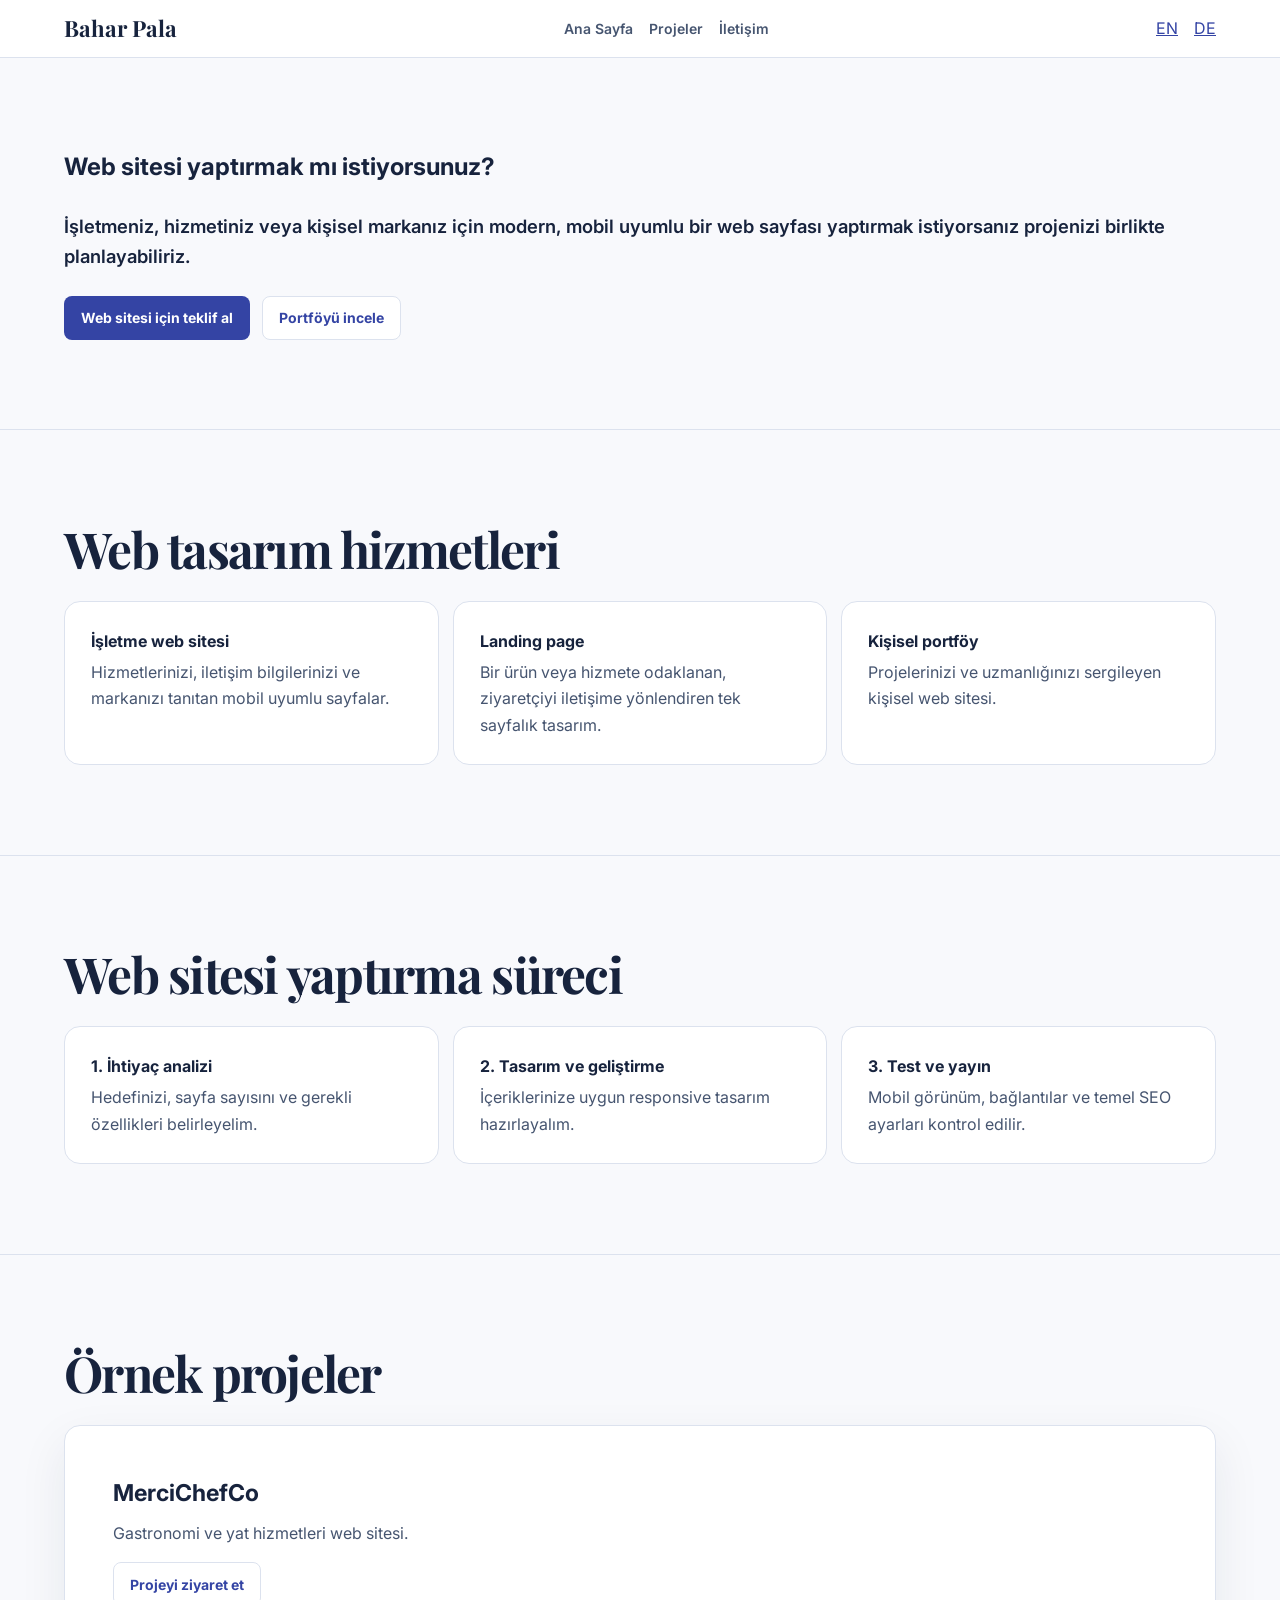
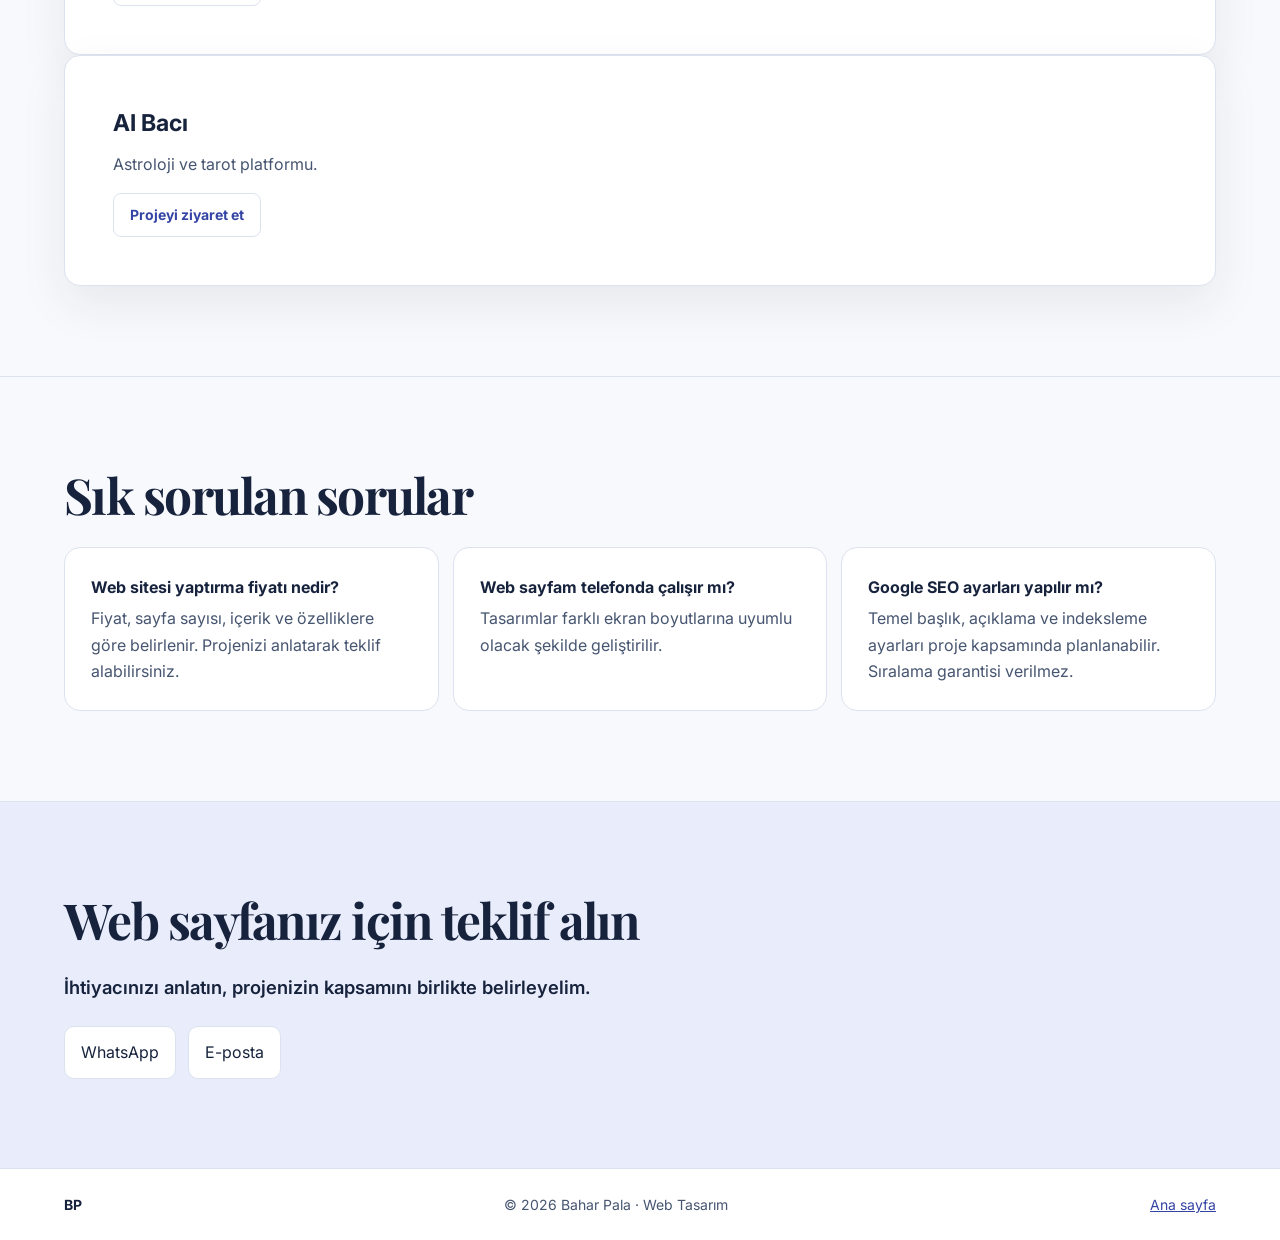
<file: web-sitesi-yaptir/index.html>
<!DOCTYPE html>
<html lang="tr"><head><meta charset="UTF-8"><meta name="viewport" content="width=device-width, initial-scale=1.0">
<title>Web Sitesi Yaptır | Web Sayfası Tasarımı | Bahar Pala</title><meta name="description" content="İşletmeniz veya kişisel markanız için mobil uyumlu web sitesi yaptırın. Landing page ve portfolyo tasarımı için Bahar Pala ile iletişime geçin."><meta name="robots" content="index, follow"><link rel="canonical" href="https://baharpala.com/web-sitesi-yaptir/"><link rel="icon" href="/favicon.svg" type="image/svg+xml"><link rel="stylesheet" href="/style.css?v=coast-film">
<meta property="og:type" content="website"><meta property="og:title" content="Web Sitesi Yaptır | Web Sayfası Tasarımı | Bahar Pala"><meta property="og:description" content="İşletmeniz veya kişisel markanız için mobil uyumlu web sitesi yaptırın. Landing page ve portfolyo tasarımı için Bahar Pala ile iletişime geçin."><meta property="og:url" content="https://baharpala.com/web-sitesi-yaptir/"><meta property="og:locale" content="tr_TR"><meta name="twitter:card" content="summary"><meta name="twitter:title" content="Web Sitesi Yaptır | Web Sayfası Tasarımı | Bahar Pala"><meta name="twitter:description" content="İşletmeniz veya kişisel markanız için mobil uyumlu web sitesi yaptırın. Landing page ve portfolyo tasarımı için Bahar Pala ile iletişime geçin.">
<script type="application/ld+json">{"@context":"https://schema.org","@type":"Service","name":"Web sitesi tasarımı","url":"https://baharpala.com/web-sitesi-yaptir/","description":"İşletmeniz veya kişisel markanız için mobil uyumlu web sitesi yaptırın. Landing page ve portfolyo tasarımı için Bahar Pala ile iletişime geçin.","provider":{"@type":"Person","@id":"https://baharpala.com/#person","name":"Bahar Pala"}}</script></head>
<body><header class="header"><a class="logo" href="/">Bahar Pala</a><nav aria-label="Ana menü"><a href="/">Ana Sayfa</a><a href="/#projeler">Projeler</a><a href="#iletisim">İletişim</a></nav><div class="header-actions"><a href="/en/" lang="en">EN</a><a href="/de/" lang="de">DE</a></div></header>
<main><section class="section"><div class="section-title"><h1>Web sitesi yaptırmak mı istiyorsunuz?</h1></div><p class="lead">İşletmeniz, hizmetiniz veya kişisel markanız için modern, mobil uyumlu bir web sayfası yaptırmak istiyorsanız projenizi birlikte planlayabiliriz.</p><div class="hero-actions"><a class="btn primary" href="https://wa.me/905078747215" target="_blank" rel="noopener noreferrer">Web sitesi için teklif al</a><a class="btn secondary" href="/#projeler">Portföyü incele</a></div></section>
<section class="section"><div class="section-title"><h2>Web tasarım hizmetleri</h2></div><div class="skills"><div class="skill"><b>İşletme web sitesi</b><span>Hizmetlerinizi, iletişim bilgilerinizi ve markanızı tanıtan mobil uyumlu sayfalar.</span></div><div class="skill"><b>Landing page</b><span>Bir ürün veya hizmete odaklanan, ziyaretçiyi iletişime yönlendiren tek sayfalık tasarım.</span></div><div class="skill"><b>Kişisel portföy</b><span>Projelerinizi ve uzmanlığınızı sergileyen kişisel web sitesi.</span></div></div></section>
<section class="section"><div class="section-title"><h2>Web sitesi yaptırma süreci</h2></div><div class="skills"><div class="skill"><b>1. İhtiyaç analizi</b><span>Hedefinizi, sayfa sayısını ve gerekli özellikleri belirleyelim.</span></div><div class="skill"><b>2. Tasarım ve geliştirme</b><span>İçeriklerinize uygun responsive tasarım hazırlayalım.</span></div><div class="skill"><b>3. Test ve yayın</b><span>Mobil görünüm, bağlantılar ve temel SEO ayarları kontrol edilir.</span></div></div></section>
<section class="section"><div class="section-title"><h2>Örnek projeler</h2></div><div class="project-grid"><article class="project"><div class="project-info"><h3>MerciChefCo</h3><p>Gastronomi ve yat hizmetleri web sitesi.</p><a class="btn secondary" href="https://mercichefco.com/">Projeyi ziyaret et</a></div></article><article class="project"><div class="project-info"><h3>AI Bacı</h3><p>Astroloji ve tarot platformu.</p><a class="btn secondary" href="https://www.aibaci.com.tr/">Projeyi ziyaret et</a></div></article></div></section>
<section class="section"><div class="section-title"><h2>Sık sorulan sorular</h2></div><div class="skills"><div class="skill"><b>Web sitesi yaptırma fiyatı nedir?</b><span>Fiyat, sayfa sayısı, içerik ve özelliklere göre belirlenir. Projenizi anlatarak teklif alabilirsiniz.</span></div><div class="skill"><b>Web sayfam telefonda çalışır mı?</b><span>Tasarımlar farklı ekran boyutlarına uyumlu olacak şekilde geliştirilir.</span></div><div class="skill"><b>Google SEO ayarları yapılır mı?</b><span>Temel başlık, açıklama ve indeksleme ayarları proje kapsamında planlanabilir. Sıralama garantisi verilmez.</span></div></div></section>
<section class="section contact" id="iletisim"><div class="section-title"><h2>Web sayfanız için teklif alın</h2></div><p class="lead">İhtiyacınızı anlatın, projenizin kapsamını birlikte belirleyelim.</p><div class="contact-buttons"><a class="contact-card whatsapp" href="https://wa.me/905078747215">WhatsApp</a><a class="contact-card email" href="mailto:baharpalaux@outlook.com">E-posta</a></div></section></main><footer><strong>BP</strong><span>© 2026 Bahar Pala · Web Tasarım</span><a href="/">Ana sayfa</a></footer></body></html>
</file>
<file: style.css>
@import url('https://fonts.googleapis.com/css2?family=Inter:wght@400;500;600;700&family=Playfair+Display:wght@600;700&display=swap');

:root {
  --page: rgb(248 249 252);
  --surface: rgb(255 255 255);
  --ink: rgb(23 35 61);
  --muted: rgb(70 85 112);
  --accent: rgb(52 68 164);
  --red: rgb(190 47 68);
  --green: rgb(0 116 83);
  --blue: rgb(37 83 194);
  --accent-dark: rgb(39 53 130);
  --border: rgb(220 226 238);
  --radius: 16px;
  --shadow: 0 18px 48px rgb(23 35 61 / 8%);
  --gutter: max(5vw, calc((100% - 1160px) / 2));
}

* { box-sizing: border-box; }

html {
  scroll-behavior: smooth;
  scroll-padding-top: 9rem;
}

body {
  margin: 0;
  background: var(--page);
  color: var(--ink);
  font: 400 1rem/1.65 Inter, system-ui, sans-serif;
}

h1, h2, h3, p { margin: 0; }
a { color: var(--accent); }
img { max-width: 100%; height: auto; }
a:focus-visible, button:focus-visible, select:focus-visible {
  outline: 3px solid var(--accent);
  outline-offset: 4px;
}

.header {
  position: sticky;
  top: 0;
  z-index: 10;
  display: flex;
  align-items: center;
  justify-content: space-between;
  gap: 18px 24px;
  padding: 15px var(--gutter);
  border-bottom: 1px solid var(--border);
  background: rgb(255 255 255 / 98%);
}

.logo {
  flex-shrink: 0;
  color: var(--ink);
  font: 700 1.4rem/1.2 'Playfair Display', Georgia, serif;
  text-decoration: none;
}

.header nav, .header-actions, .language-switch {
  display: flex;
  align-items: center;
  gap: 16px;
}

.header nav {
  flex-wrap: wrap;
  justify-content: center;
}

.header nav a, .language-switch a {
  color: var(--muted);
  font-size: .875rem;
  font-weight: 600;
  text-decoration: none;
  white-space: nowrap;
}

.header nav a:hover, .language-switch a:hover { text-decoration: underline; }

.language-switch { gap: 8px; }
.language-switch a[aria-current="page"] { color: var(--accent); }
#language-select {
  border: 1px solid var(--border);
  border-radius: 8px;
  padding: 8px;
  background: var(--surface);
  color: var(--ink);
  font: inherit;
  font-size: .875rem;
  cursor: pointer;
}

.sr-only {
  position: absolute;
  width: 1px;
  height: 1px;
  overflow: hidden;
  clip-path: inset(50%);
  white-space: nowrap;
}

.hero {
  padding: clamp(68px, 9vw, 132px) var(--gutter);
  border-bottom: 1px solid var(--border);
  background: linear-gradient(115deg, rgb(255 255 255) 35%, rgb(233 237 251));
}

.eyebrow {
  color: var(--accent);
  font-size: .875rem;
  font-weight: 700;
  letter-spacing: .1em;
}

.hero h1 {
  margin: 14px 0 20px;
  max-width: 20ch;
  font: 700 clamp(2.5rem, 5.8vw, 5rem)/1.04 'Playfair Display', Georgia, serif;
  letter-spacing: -.045em;
  overflow-wrap: anywhere;
  text-wrap: balance;
}

.hero-content { max-width: 850px; }
.hero h1 span { color: var(--accent); }
.hero p { max-width: 55ch; color: var(--muted); font-size: 1.0625rem; }

.hero-actions, .contact-buttons {
  display: flex;
  flex-wrap: wrap;
  gap: 12px;
  margin-top: 24px;
}

.btn, .cv-btn {
  display: inline-flex;
  align-items: center;
  justify-content: center;
  min-height: 44px;
  padding: 9px 16px;
  border: 1px solid transparent;
  border-radius: 8px;
  font-size: .875rem;
  font-weight: 700;
  text-align: center;
  text-decoration: none;
}

.primary, .cv-btn { background: var(--accent); color: rgb(255 255 255); }
.primary:hover, .cv-btn:hover { background: var(--accent-dark); }
.secondary { border-color: var(--border); background: var(--surface); }
.secondary:hover { border-color: var(--accent); }

.section { padding: clamp(48px, 7vw, 94px) var(--gutter); }
.section + .section { border-top: 1px solid var(--border); }
.section-title { margin-bottom: 24px; }
.section-title > span { display: none; }
.section-title h2 {
  font: 700 clamp(2rem, 4vw, 3.1rem)/1.14 'Playfair Display', Georgia, serif;
  letter-spacing: -.035em;
  text-wrap: balance;
}

.lead { margin-bottom: 12px; font-size: 1.15rem; font-weight: 600; }

.skills {
  display: grid;
  grid-template-columns: repeat(3, minmax(0, 1fr));
  gap: 14px;
}
.skill {
  min-width: 0;
  padding: clamp(16px, 3vw, 26px);
  border: 1px solid var(--border);
  border-radius: var(--radius);
  background: var(--surface);
}

.skill b { display: block; margin-bottom: 5px; color: var(--ink); }
.skill span { display: block; color: var(--muted); }
.services-section { background: var(--surface); }
.services-section .skill {
  border-block-start: 3px solid var(--service-accent);
  background: var(--page);
}

.services-section .skill:nth-child(1) { --service-accent: var(--red); }
.services-section .skill:nth-child(2) { --service-accent: var(--green); }
.services-section .skill:nth-child(3) { --service-accent: var(--blue); }
.services-section .skill b { color: var(--service-accent); }

.project {
  display: grid;
  grid-template-columns: minmax(0, 1fr) minmax(0, 1fr);
  overflow: hidden;
  border: 1px solid var(--border);
  border-radius: var(--radius);
  background: var(--surface);
  box-shadow: var(--shadow);
}

.project-image {
  display: grid;
  min-height: 240px;
  place-items: center;
  padding: 24px;
  background: rgb(32 43 70);
  color: rgb(255 255 255);
  font: 700 clamp(1.8rem, 4vw, 3rem)/1.1 'Playfair Display', Georgia, serif;
  text-align: center;
  overflow-wrap: anywhere;
}

.project-info { align-self: center; padding: clamp(22px, 4vw, 48px); }
.project-info h3 { color: var(--ink); font-size: 1.45rem; }
.project-info p { margin: 8px 0 16px; color: var(--muted); }

.contact { background: rgb(233 237 251); }
.contact-card {
  display: flex;
  align-items: center;
  gap: 12px;
  max-width: 100%;
  padding: 12px 16px;
  border: 1px solid var(--border);
  border-radius: 10px;
  background: var(--surface);
  color: var(--ink);
  text-decoration: none;
}

.contact-card:hover { border-color: var(--accent); }
.contact-card > span { display: grid; overflow-wrap: anywhere; }
.contact-card small { color: var(--muted); font-size: .875rem; }

footer {
  display: flex;
  flex-wrap: wrap;
  align-items: center;
  justify-content: space-between;
  gap: 12px;
  padding: 24px var(--gutter);
  border-top: 1px solid var(--border);
  background: var(--surface);
  color: var(--muted);
  font-size: .875rem;
}
footer strong { color: var(--ink); }

@media (max-width: 900px) {
  .header { flex-wrap: wrap; }
  .header nav {
    order: 1;
    flex: 1 0 100%;
    justify-content: flex-start;
    gap: 8px 16px;
  }
}

@media (max-width: 680px) {
  .header { gap: 9px 12px; }
  .header nav { gap: 4px 12px; }
  .header nav a { padding-block: 4px; }
  .project, .skills { grid-template-columns: minmax(0, 1fr); }
  .hero { padding-block: 48px; }
  .project-image { min-height: 150px; }
  .contact-buttons { flex-direction: column; align-items: flex-start; }
}

@media (max-width: 380px) {
  .header-actions .cv-btn { display: none; }
}

@media (prefers-reduced-motion: reduce) {
  html { scroll-behavior: auto; }
}

/* Tanıtım kartı ve giriş animasyonu */
.promotion {
  position: fixed;
  z-index: 20;
  inset-inline-end: max(12px, env(safe-area-inset-right));
  inset-block-end: max(12px, env(safe-area-inset-bottom));
  width: min(320px, calc(100% - 24px));
  padding: 16px 48px 16px 16px;
  border: 1px solid var(--border);
  border-radius: var(--radius);
  background: var(--surface);
  box-shadow: var(--shadow);
  font-size: .875rem;
}

.promotion p { color: var(--muted); }
.promotion strong { display: block; font-size: 1rem; }
.promotion-label { color: var(--accent); font-weight: 700; }

.promotion-links {
  display: grid;
  justify-items: start;
  gap: 3px;
  margin-top: 8px;
}

.promotion-close {
  position: absolute;
  inset-block-start: 5px;
  inset-inline-end: 5px;
  inline-size: 40px;
  block-size: 40px;
  border: 0;
  border-radius: 8px;
  background: transparent;
  color: var(--ink);
  font-size: 1.5rem;
  cursor: pointer;
}

.promotion-close:hover { background: var(--page); }

@media (prefers-reduced-motion: no-preference) {
  .hero-content { animation: rise-in .65s ease-out both; }
  .promotion:not([hidden]) { animation: rise-in .35s ease-out both; }

  @keyframes rise-in {
    from { opacity: 0; transform: translateY(14px); }
    to { opacity: 1; transform: translateY(0); }
  }
}

.reviews { background: var(--surface); }
.reviews-note { color: var(--muted); margin-bottom: 18px; }
.review-list { display: grid; gap: 12px; margin: 0; padding: 0; list-style: none; }
.review-card {
  padding: clamp(18px, 4vw, 34px);
  border: 1px solid var(--border);
  border-radius: var(--radius);
  background: var(--page);
}
.review-stars { color: rgb(138 83 0); letter-spacing: .12em; }
.review-card blockquote { margin: 8px 0; font-size: 1.1rem; }
.review-card p { color: var(--muted); font-weight: 600; }
.review-controls:not([hidden]) { display: flex; gap: 8px; margin-top: 14px; }
.review-controls button {
  min-width: 44px;
  min-height: 44px;
  border: 1px solid var(--border);
  border-radius: 8px;
  background: var(--surface);
  color: var(--accent);
  font: inherit;
  font-size: 1.4rem;
  cursor: pointer;
}

/* Real coastal footage with a contrast layer behind the hero copy. */
.hero {
  position: relative;
  isolation: isolate;
  overflow: hidden;
}

.sea-video {
  position: absolute;
  inset: 0;
  z-index: -2;
  width: 100%;
  height: 100%;
  object-fit: cover;
  object-position: center 56%;
}

.hero::after {
  content: "";
  position: absolute;
  inset: 0;
  z-index: -1;
  background: linear-gradient(90deg, rgb(248 251 255 / 94%) 0%,
    rgb(248 251 255 / 79%) 45%, rgb(248 251 255 / 12%) 100%);
  pointer-events: none;
}

.sea-controls {
  display: flex;
  align-items: center;
  flex-wrap: wrap;
  gap: 8px 12px;
  margin-top: 22px;
  font-size: .8125rem;
}

.sea-controls a { color: var(--ink); }
.sea-controls button {
  min-height: 40px;
  border: 1px solid var(--border);
  border-radius: 8px;
  padding: 6px 10px;
  background: var(--surface);
  color: var(--ink);
  font: inherit;
  cursor: pointer;
}

.nature-grid {
  display: grid;
  grid-template-columns: repeat(2, minmax(0, 1fr));
  gap: 18px;
}

.nature-grid figure { min-width: 0; margin: 0; }
.nature-grid video {
  display: block;
  width: 100%;
  aspect-ratio: 16 / 9;
  border-radius: var(--radius);
  background: var(--ink);
  object-fit: contain;
}

.nature-grid figcaption { margin-top: 8px; font-weight: 600; }

@media (max-width: 680px) {
  .hero::after { background: rgb(248 251 255 / 79%); }
  .nature-grid { grid-template-columns: 1fr; }
}
</file>
